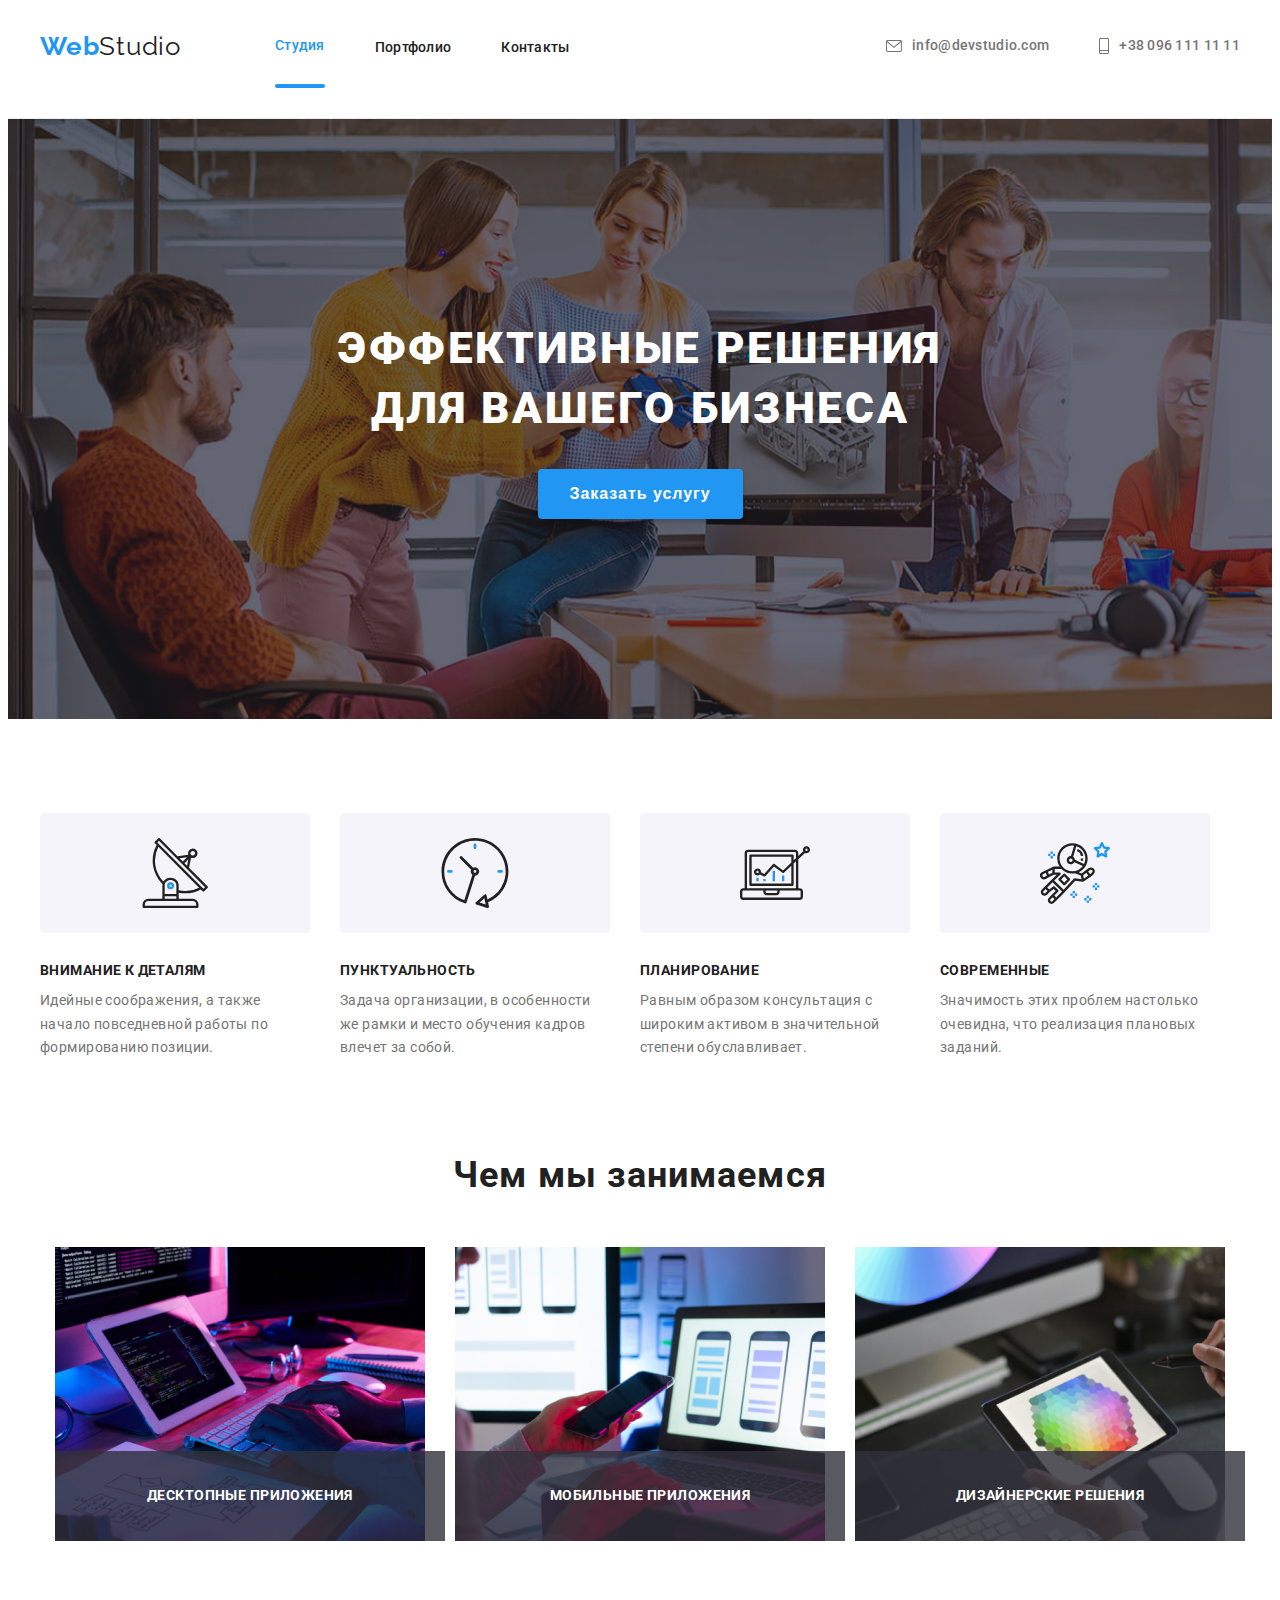
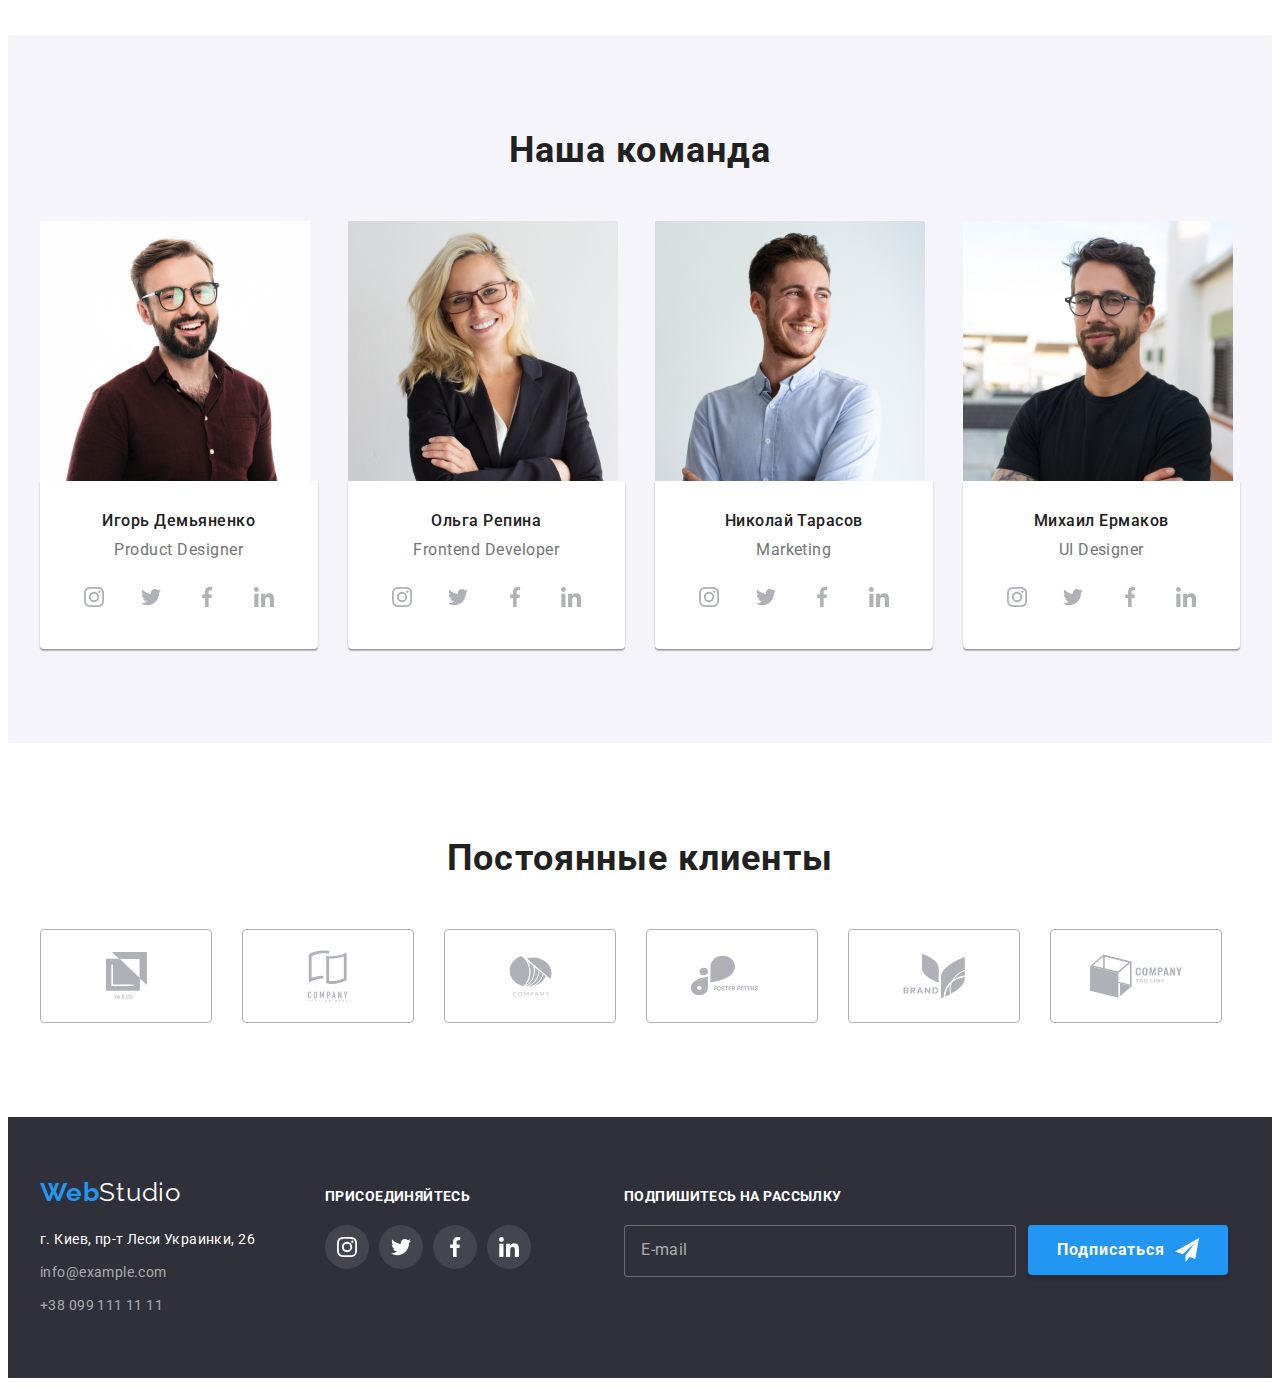
<file: index.html>
<!DOCTYPE html>
<html lang="ru">
  <head>
    <meta charset="UTF-8" />
    <meta http-equiv="X-UA-Compatible" content="IE=edge" />
    <meta name="viewport" content="width=device-width, initial-scale=1.0" />
    <title>WebStudio</title>
    <link rel="preconnect" href="https://fonts.gstatic.com" />
    <link
      href="https://fonts.googleapis.com/css2?family=Raleway:wght@700&family=Roboto:wght@400;500;700;900&display=swap"
      rel="stylesheet"
    />
    <link
      rel="stylesheet"
      href="https://cdnjs.cloudflare.com/ajax/libs/animate.css/4.1.1/animate.min.css"
    />
    <link
      rel="stylesheet"
      href="https://cdnjs.cloudflare.com/ajax/libs/modern-normalize/1.0.0/modern-normalize.min.css"
      integrity="sha512-ISS7cAi1PEhQ8jnbJpJZMd29NlhNj4AWYyLOSp2CE/CsHxTCu+r+t0D2yoJudVrd0/8fTVPUVDzY5Tvli75u/g=="
      crossorigin="anonymous"
    />
    <link rel="stylesheet" href="./css/styles.css" />
  </head>
  <body>
    <!-- HEADER -->
    <header class="header">
      <div class="container header-container">
        <nav class="navigation">
          <a class="logo-link link animate__pulse" href="./index.html"
            >Web<span class="logo-header-studio">Studio</span>
          </a>
          <ul class="menu list">
            <li class="menu-item">
              <a class="menu-link link active" href="./index.html">
                <div class="current">Студия</div>
              </a>
            </li>
            <li class="menu-item">
              <a class="menu-link link" href="./portfolio.html">Портфолио</a>
            </li>
            <li class="menu-item">
              <a class="menu-link link" href="">Контакты</a>
            </li>
          </ul>
        </nav>
        <ul class="contacts list">
          <li class="contacts-item" lang="en">
            <a href="mailto:info@devstudio.com" class="mail-link link">
              <svg class="contacts-icon icon" width="16px" height="16px">
                <use href="./img/decor/icons.svg#icon-envelope"></use>
              </svg>
              info@devstudio.com
            </a>
          </li>
          <li class="contacts-item">
            <a href="tel:+380961111111" class="tel-link link animate__flip">
              <svg class="contacts-icon icon" width="10px" height="16px">
                <use href="./img/decor/icons.svg#icon-smartphone"></use>
              </svg>
              +38 096 111 11 11
            </a>
          </li>
        </ul>
      </div>
    </header>

    <main>
      <!-- HERO -->
      <section class="hero-studio">
        <div class="container hero-studio-container">
          <h1 class="hero-title">Эффективные решения для вашего бизнеса</h1>
          <button class="modal-btn" type="button" data-modal-open>
            Заказать услугу
          </button>
        </div>
      </section>
      <!-- ADVANAGES -->
      <section class="advantages section">
        <div class="container advantages-container">
          <h2 class="visually-hidden">Наши преимущества</h2>
          <ul class="advantages-list list">
            <li class="advantages-list-item">
              <div class="advantages-list-item-block">
                <svg
                  class="advantages-list-item-icon"
                  width="70px"
                  height="70px"
                >
                  <use href="./img/decor/icons.svg#icon-antenna"></use>
                </svg>
              </div>
              <h3 class="advantages-list-title">Внимание к деталям</h3>
              <p class="advantages-list-description">
                Идейные соображения, а также начало повседневной работы по
                формированию позиции.
              </p>
            </li>
            <li class="advantages-list-item">
              <div class="advantages-list-item-block">
                <svg
                  class="advantages-list-item-icon"
                  width="70px"
                  height="70px"
                >
                  <use href="./img/decor/icons.svg#icon-clock"></use>
                </svg>
              </div>
              <h3 class="advantages-list-title">Пунктуальность</h3>
              <p class="advantages-list-description">
                Задача организации, в особенности же рамки и место обучения
                кадров влечет за собой.
              </p>
            </li>
            <li class="advantages-list-item">
              <div class="advantages-list-item-block">
                <svg
                  class="advantages-list-item-icon"
                  width="70px"
                  height="70px"
                >
                  <use href="./img/decor/icons.svg#icon-diagram"></use>
                </svg>
              </div>
              <h3 class="advantages-list-title">Планирование</h3>
              <p class="advantages-list-description">
                Равным образом консультация с широким активом в значительной
                степени обуславливает.
              </p>
            </li>
            <li class="advantages-list-item">
              <div class="advantages-list-item-block">
                <svg
                  class="advantages-list-item-icon"
                  width="70px"
                  height="70px"
                >
                  <use href="./img/decor/icons.svg#icon-astronaut"></use>
                </svg>
              </div>
              <h3 class="advantages-list-title">Современные</h3>
              <p class="advantages-list-description">
                Значимость этих проблем настолько очевидна, что реализация
                плановых заданий.
              </p>
            </li>
          </ul>
        </div>
      </section>
      <!-- MAKE -->
      <section class="make section">
        <div class="container make-container">
          <h2 class="suptitle make-title">Чем мы занимаемся</h2>
          <ul class="make-img list">
            <li class="make-img-list-item">
              <div class="make-img-list-item-wrapper">
                <img
                  class="make-img-list-item-img"
                  src="./img/about/img-about-makeup.jpg"
                  alt="Верстаем"
                  width="370"
                  height="294"
                />
                <p class="make-overlay">Десктопные приложения</p>
              </div>
            </li>
            <li class="make-img-list-item">
              <div class="make-img-list-item-wrapper">
                <img
                  class="make-img-list-item-img"
                  src="./img/about/img-about-makelayouts.jpg"
                  alt="Делаем макеты"
                  width="370"
                  height="294"
                />
                <p class="make-overlay">Мобильные приложения</p>
              </div>
            </li>
            <li class="make-img-list-item">
              <div class="make-img-list-item-wrapper">
                <img
                  class="make-img-list-item-img"
                  src="./img/about/img-about-drawdesign.jpg"
                  alt="Рисуем дизайн"
                  width="370"
                  height="294"
                />
                <p class="make-overlay">Дизайнерские решения</p>
              </div>
            </li>
          </ul>
        </div>
      </section>
      <!-- TEAM -->
      <section class="team section">
        <div class="container">
          <h2 class="suptitle team-title">Наша команда</h2>
          <ul class="team-list list">
            <li class="team-list-item">
              <img
                class="team-list-item-img"
                src="./img/team/img-team-igor_demianenko.jpg"
                alt="Игорь Демьяненко"
                width="270"
                height="260"
              />
              <div class="team-card">
                <h3 class="team-list-title">Игорь Демьяненко</h3>
                <p class="team-list-description" lang="en">Product Designer</p>
                <ul class="social-list list">
                  <li class="social-list-item">
                    <a href="" class="social-list-link link">
                      <svg class="social-list-icon">
                        <use href="./img/decor/icons.svg#icon-instagram"></use>
                      </svg>
                    </a>
                  </li>
                  <li class="social-list-item">
                    <a href="" class="social-list-link link">
                      <svg class="social-list-icon">
                        <use href="./img/decor/icons.svg#icon-twitter"></use>
                      </svg>
                    </a>
                  </li>
                  <li class="social-list-item">
                    <a href="" class="social-list-link link">
                      <svg class="social-list-icon">
                        <use href="./img/decor/icons.svg#icon-facebook"></use>
                      </svg>
                    </a>
                  </li>
                  <li class="social-list-item">
                    <a href="" class="social-list-link link">
                      <svg class="social-list-icon">
                        <use href="./img/decor/icons.svg#icon-linkedin"></use>
                      </svg>
                    </a>
                  </li>
                </ul>
              </div>
            </li>
            <li class="team-list-item">
              <img
                class="team-list-item-img"
                src="./img/team/img-team-olha_repina.jpg"
                alt="Ольга Репина"
                width="270"
                height="260"
              />
              <div class="team-card">
                <h3 class="team-list-title">Ольга Репина</h3>
                <p class="team-list-description" lang="en">
                  Frontend Developer
                </p>
                <ul class="social-list list">
                  <li class="social-list-item">
                    <a href="" class="social-list-link link">
                      <svg class="social-list-icon">
                        <use href="./img/decor/icons.svg#icon-instagram"></use>
                      </svg>
                    </a>
                  </li>
                  <li class="social-list-item">
                    <a href="" class="social-list-link link">
                      <svg class="social-list-icon">
                        <use href="./img/decor/icons.svg#icon-twitter"></use>
                      </svg>
                    </a>
                  </li>
                  <li class="social-list-item">
                    <a href="" class="social-list-link link">
                      <svg class="social-list-icon">
                        <use href="./img/decor/icons.svg#icon-facebook"></use>
                      </svg>
                    </a>
                  </li>
                  <li class="social-list-item">
                    <a href="" class="social-list-link link">
                      <svg class="social-list-icon">
                        <use href="./img/decor/icons.svg#icon-linkedin"></use>
                      </svg>
                    </a>
                  </li>
                </ul>
              </div>
            </li>
            <li class="team-list-item">
              <img
                class="team-list-item-img"
                src="./img/team/img-team-nikolay_tarasov.jpg"
                alt="Николай Тарасов"
                width="270"
                height="260"
              />
              <div class="team-card">
                <h3 class="team-list-title">Николай Тарасов</h3>
                <p class="team-list-description" lang="en">Marketing</p>
                <ul class="social-list list">
                  <li class="social-list-item">
                    <a href="" class="social-list-link link">
                      <svg class="social-list-icon">
                        <use href="./img/decor/icons.svg#icon-instagram"></use>
                      </svg>
                    </a>
                  </li>
                  <li class="social-list-item">
                    <a href="" class="social-list-link link">
                      <svg class="social-list-icon">
                        <use href="./img/decor/icons.svg#icon-twitter"></use>
                      </svg>
                    </a>
                  </li>
                  <li class="social-list-item">
                    <a href="" class="social-list-link link">
                      <svg class="social-list-icon">
                        <use href="./img/decor/icons.svg#icon-facebook"></use>
                      </svg>
                    </a>
                  </li>
                  <li class="social-list-item">
                    <a href="" class="social-list-link link">
                      <svg class="social-list-icon">
                        <use href="./img/decor/icons.svg#icon-linkedin"></use>
                      </svg>
                    </a>
                  </li>
                </ul>
              </div>
            </li>
            <li class="team-list-item">
              <img
                class="team-list-item-img"
                src="./img/team/img-team-mihail_ermakov.jpg"
                alt="Михаил Ермаков"
                width="270"
                height="260"
              />
              <div class="team-card">
                <h3 class="team-list-title">Михаил Ермаков</h3>
                <p class="team-list-description" lang="en">UI Designer</p>
                <ul class="social-list list">
                  <li class="social-list-item">
                    <a href="" class="social-list-link link">
                      <svg class="social-list-icon">
                        <use href="./img/decor/icons.svg#icon-instagram"></use>
                      </svg>
                    </a>
                  </li>
                  <li class="social-list-item">
                    <a href="" class="social-list-link link">
                      <svg class="social-list-icon">
                        <use href="./img/decor/icons.svg#icon-twitter"></use>
                      </svg>
                    </a>
                  </li>
                  <li class="social-list-item">
                    <a href="" class="social-list-link link">
                      <svg class="social-list-icon">
                        <use href="./img/decor/icons.svg#icon-facebook"></use>
                      </svg>
                    </a>
                  </li>
                  <li class="social-list-item">
                    <a href="" class="social-list-link link">
                      <svg class="social-list-icon">
                        <use href="./img/decor/icons.svg#icon-linkedin"></use>
                      </svg>
                    </a>
                  </li>
                </ul>
              </div>
            </li>
          </ul>
        </div>
      </section>
    </main>
    <!--CLIENTS-->
    <section class="clients section">
      <div class="container clients-container">
        <h2 class="suptitle clients-title">Постоянные клиенты</h2>
        <ul class="clients-img list">
          <li class="client-img-list-item">
            <a href="" class="client-img-list-item-block">
              <svg class="client-img-list-item-icon" width="41px" height="47px">
                <use href="./img/decor/icons.svg#icon-client1"></use>
              </svg>
            </a>
          </li>
          <li class="client-img-list-item">
            <a href="" class="client-img-list-item-block">
              <svg class="client-img-list-item-icon" width="40px" height="52px">
                <use href="./img/decor/icons.svg#icon-client2"></use>
              </svg>
            </a>
          </li>
          <li class="client-img-list-item">
            <a href="" class="client-img-list-item-block">
              <svg class="client-img-list-item-icon" width="43px" height="41px">
                <use href="./img/decor/icons.svg#icon-client3"></use>
              </svg>
            </a>
          </li>
          <li class="client-img-list-item">
            <a href="" class="client-img-list-item-block">
              <svg class="client-img-list-item-icon" width="85px" height="41px">
                <use href="./img/decor/icons.svg#icon-client4"></use>
              </svg>
            </a>
          </li>
          <li class="client-img-list-item">
            <a href="" class="client-img-list-item-block">
              <svg class="client-img-list-item-icon" width="63px" height="46px">
                <use href="./img/decor/icons.svg#icon-client5"></use>
              </svg>
            </a>
          </li>
          <li class="client-img-list-item">
            <a href="" class="client-img-list-item-block">
              <svg class="client-img-list-item-icon" width="94px" height="44px">
                <use href="./img/decor/icons.svg#icon-client6"></use>
              </svg>
            </a>
          </li>
        </ul>
      </div>
    </section>
    <!-- FOOTER -->

    <footer class="footer">
      <div class="container footer-container">
        <div class="footer-firstblock">
          <a class="logo-link-footer link" href="./index.html"
            >Web<span class="logo-footer-studio">Studio</span></a
          >
          <address class="address">
            <ul class="address list">
              <li class="address-list-item">
                <a
                  class="address-list-item-link link"
                  href="https://goo.gl/maps/DVMVWYNmQQUZpqFm6"
                  target="_blank"
                  rel="noopener noreferrer"
                  >г. Киев, пр-т Леси Украинки, 26</a
                >
              </li>
              <li class="address-list-item">
                <a
                  class="address-list-item-mail link"
                  href="mailto:info@example.com"
                  >info@example.com</a
                >
              </li>
              <li class="address-list-item">
                <a class="address-list-item-tel link" href="tel:+380991111111"
                  >+38 099 111 11 11</a
                >
              </li>
            </ul>
          </address>
        </div>
        <div class="footer-secondblock">
          <h3 class="social-list-title">присоединяйтесь</h3>
          <ul class="footer-social-list list">
            <li class="footer-social-list-item">
              <a href="" class="footer-social-list-link link">
                <svg class="footer-social-list-icon">
                  <use href="./img/decor/icons.svg#icon-instagram"></use>
                </svg>
              </a>
            </li>
            <li class="footer-social-list-item">
              <a href="" class="footer-social-list-link link">
                <svg class="footer-social-list-icon">
                  <use href="./img/decor/icons.svg#icon-twitter"></use>
                </svg>
              </a>
            </li>
            <li class="footer-social-list-item">
              <a href="" class="footer-social-list-link link">
                <svg class="footer-social-list-icon">
                  <use href="./img/decor/icons.svg#icon-facebook"></use>
                </svg>
              </a>
            </li>
            <li class="footer-social-list-item">
              <a href="" class="footer-social-list-link link">
                <svg class="footer-social-list-icon">
                  <use href="./img/decor/icons.svg#icon-linkedin"></use>
                </svg>
              </a>
            </li>
          </ul>
        </div>

        <form action="#" method="GET" class="form-footer">
          <h3 class="social-list-title">Подпишитесь на рассылку</h3>
          <div class="form-footer-thumb">
            <p class="footer-form-field">
              <label for="mail-footer" class="form-label"></label>
              <input
                type="email"
                name="mail"
                id="mail-footer"
                class="form-footer-input"
                placeholder="E-mail"
                required=""
              />
            </p>
            <button type="submit" class="form-footer-button">
              Подписаться
              <svg class="form-footer-icon icon" width="24px" height="24px">
                <use href="./img/decor/icons.svg#icon-send"></use>
              </svg>
            </button>
          </div>
        </form>
      </div>
    </footer>
    <!-- MODAL WINDOW -->
    <div class="backdrop is-hidden" data-modal>
      <div class="modal">
        <button type="button" class="modal-close-btn" data-modal-close>
          <svg class="icon-close icon" width="18px" height="18px">
            <use href="./img/decor/icons.svg#icon-close"></use>
          </svg>
        </button>
        <form action="#" method="GET" class="modal-form">
          <p class="modal-form-head">Оставьте свои данные, мы вам перезвоним</p>
          <label class="modal-form-field">
            Имя
            <span class="modal-form-input-wrapper">
              <input
                type="text"
                name="user-name"
                class="modal-form-input"
                required
              />
              <svg class="modal-form-icon icon" width="18px" height="18px">
                <use href="./img/decor/icons.svg#icon-person"></use>
              </svg>
            </span>
          </label>
          <label class="modal-form-field">
            Телефон
            <span class="modal-form-input-wrapper">
              <input
                type="tel"
                name="user-phone"
                class="modal-form-input"
                required
              />
              <svg class="modal-form-icon icon" width="18px" height="18px">
                <use href="./img/decor/icons.svg#icon-modal-phone"></use>
              </svg>
            </span>
          </label>
          <label class="modal-form-field">
            Почта
            <span class="modal-form-input-wrapper">
              <input
                type="email"
                name="user-email"
                class="modal-form-input"
                required
              />
              <svg class="modal-form-icon icon" width="18px" height="18px">
                <use href="./img/decor/icons.svg#icon-modalemail"></use>
              </svg>
            </span>
          </label>
          <label class="modal-form-field">
            Комментарий
            <textarea
              name="user-message"
              class="modal-form-message"
              placeholder="Введите текст"
            ></textarea>
          </label>

          <!--<p class="form-field-polocy">
            <input
              type="checkbox"
              name="policy"
              class="checkbox"
              id="policy"
              required
            />
            <svg class="form-icon-policy icon" width="16px" height="15px">
              <use href="./img/decor/icons.svg#icon-check"></use>
            </svg>
            <label for="policy" class="form-label"
              >Соглашаюсь с рассылкой и принимаю
              <a class="policy-link" href="">Условия договора</a></label
            >
          </p>-->
          <p class="form-field-policy">
            <label for="policy" class="label-policy">
              <input
                type="checkbox"
                name="policy"
                id="policy"
                class="checkbox visually-hidden"
                required
              />

              <span class="form-icon-policy">
                <svg class="icon policy-icon" width="16px" height="15px">
                  <use href="./img/decor/icons.svg#icon-check"></use>
                </svg>
              </span>

              <span class="form-label-policy">
                Соглашаюсь с рассылкой и принимаю
                <a href="" class="policy-link">Условия договора</a>
              </span>
            </label>
          </p>
          <button type="submit" class="modal-form-btn">Отправить</button>
        </form>
      </div>
    </div>
    <script src="./js/modal.js"></script>
  </body>
</html>
</file>
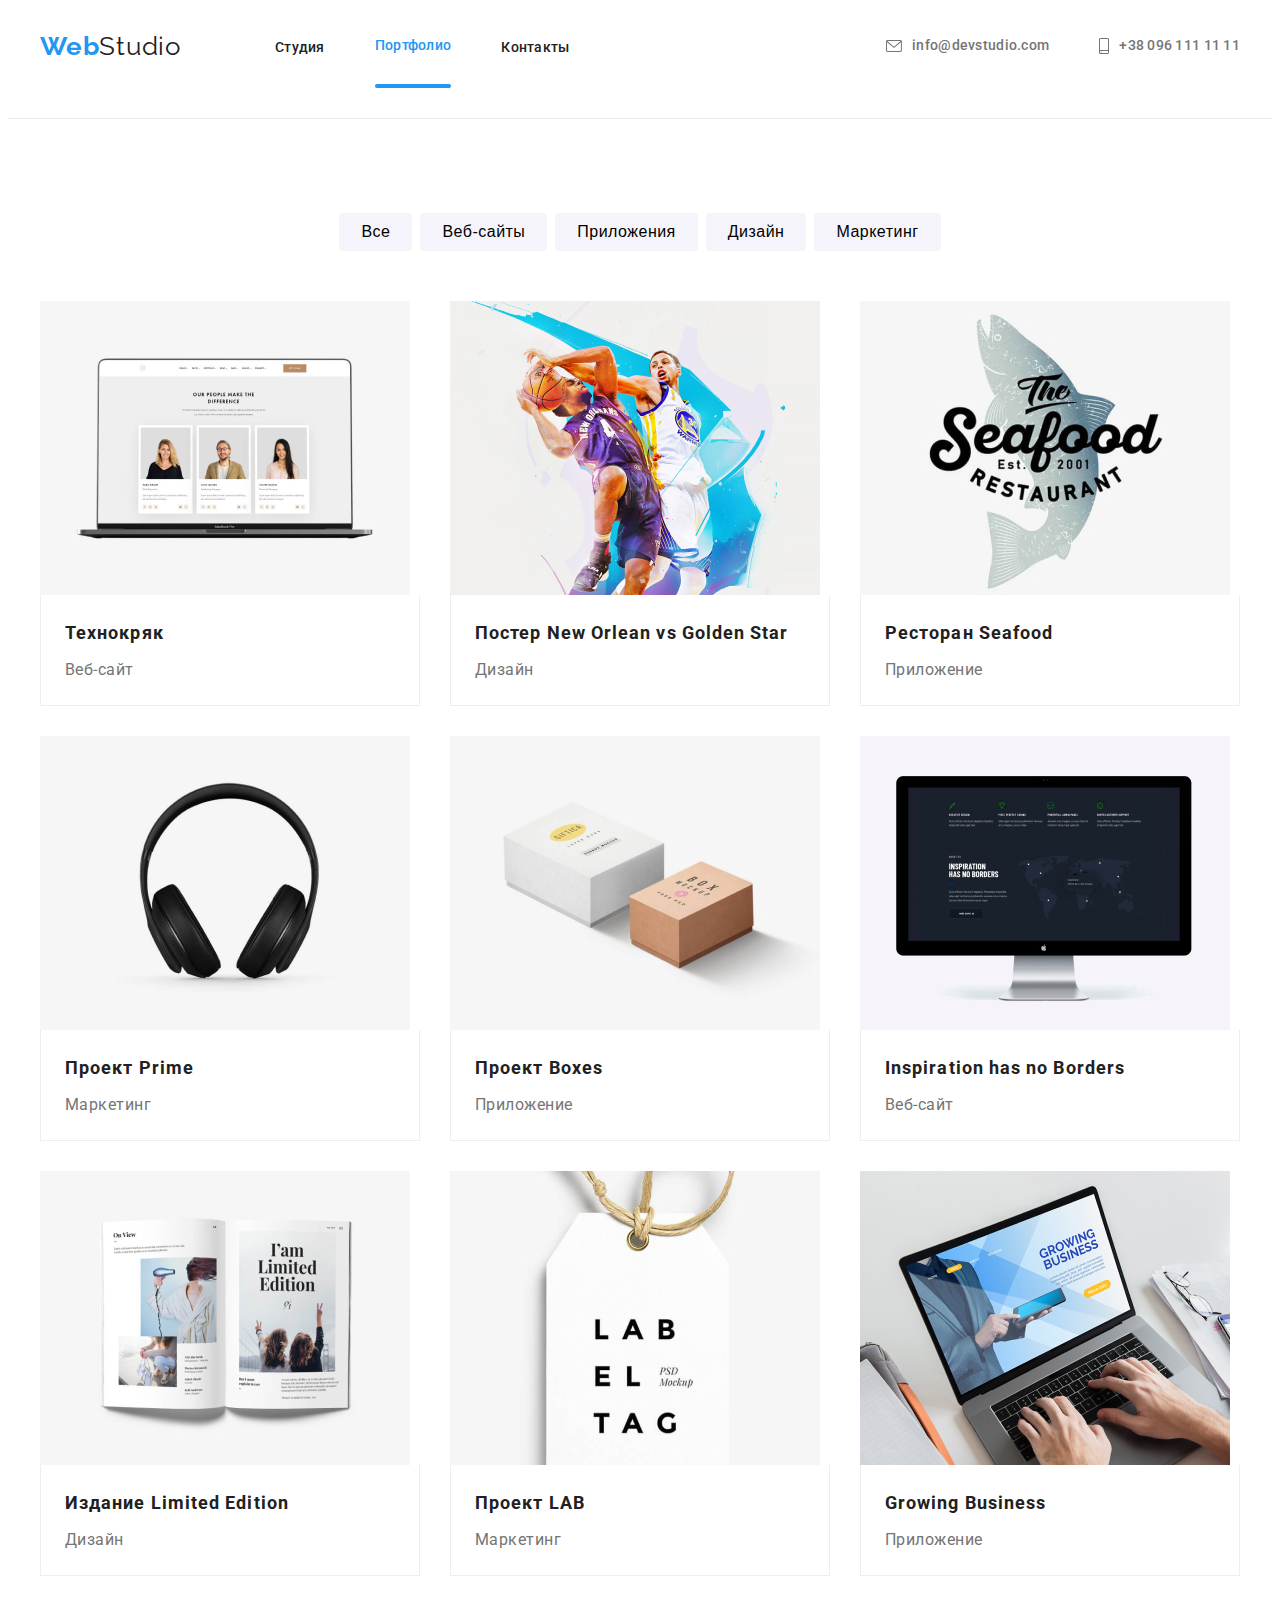
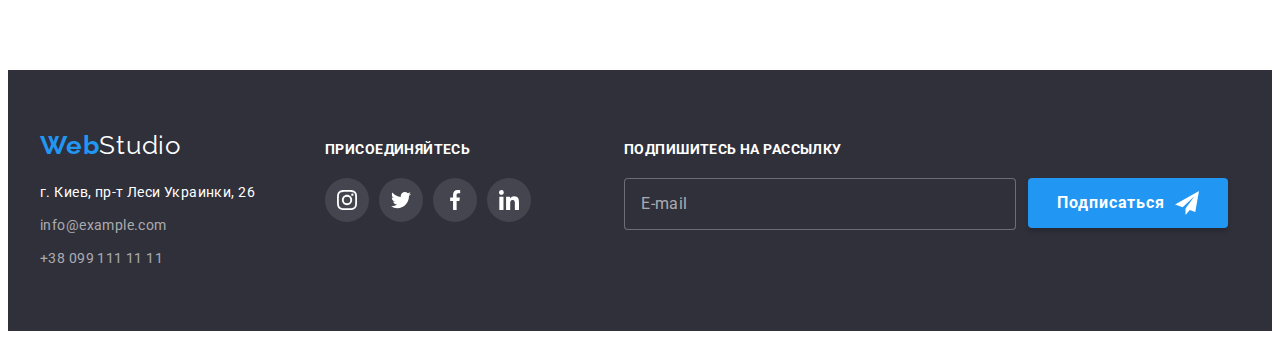
<file: portfolio.html>
<!DOCTYPE html>
<html lang="ru">
  <head>
    <meta charset="UTF-8" />
    <meta http-equiv="X-UA-Compatible" content="IE=edge" />
    <meta name="viewport" content="width=device-width, initial-scale=1.0" />
    <title>WebStudio</title>
    <link rel="preconnect" href="https://fonts.gstatic.com" />
    <link
      href="https://fonts.googleapis.com/css2?family=Raleway:wght@700&family=Roboto:wght@400;500;700;900&display=swap"
      rel="stylesheet"
    />
    <link
      rel="stylesheet"
      href="https://cdnjs.cloudflare.com/ajax/libs/animate.css/4.1.1/animate.min.css"
    />
    <link
      rel="stylesheet"
      href="https://cdnjs.cloudflare.com/ajax/libs/modern-normalize/1.0.0/modern-normalize.min.css"
      integrity="sha512-ISS7cAi1PEhQ8jnbJpJZMd29NlhNj4AWYyLOSp2CE/CsHxTCu+r+t0D2yoJudVrd0/8fTVPUVDzY5Tvli75u/g=="
      crossorigin="anonymous"
    />
    <link rel="stylesheet" href="./css/styles.css" />
  </head>
  <body>
    <header class="header">
      <!-- HEADER -->
      <div class="container header-container">
        <nav class="navigation">
          <a class="logo-link link animate__pulse" href="./index.html"
            >Web<span class="logo-header-studio">Studio</span>
          </a>
          <ul class="menu list">
            <li class="menu-item">
              <a class="menu-link link" href="./index.html">Студия</a>
            </li>
            <li class="menu-item">
              <a class="menu-link link active" href="./portfolio.html">
                <div class="current">Портфолио</div>
              </a>
            </li>
            <li class="menu-item">
              <a class="menu-link link" href="">Контакты</a>
            </li>
          </ul>
        </nav>
        <ul class="contacts list">
          <li class="contacts-item" lang="en">
            <a href="mailto:info@devstudio.com" class="mail-link link">
              <svg class="contacts-icon icon" width="16px" height="16px">
                <use href="./img/decor/icons.svg#icon-envelope"></use>
              </svg>
              info@devstudio.com
            </a>
          </li>
          <li class="contacts-item">
            <a href="tel:+380961111111" class="tel-link link">
              <svg class="contacts-icon icon" width="10px" height="16px">
                <use href="./img/decor/icons.svg#icon-smartphone"></use>
              </svg>
              +38 096 111 11 11
            </a>
          </li>
        </ul>
      </div>
    </header>

    <main>
      <!-- PORTFOLIO -->
      <section class="portfolio section">
        <div class="container portfolio-container">
          <h2 class="visually-hidden">Портфолио</h2>
          <ul class="hero-list list">
            <li class="hero-list-item">
              <button class="filter-btn" type="button">Все</button>
            </li>
            <li class="hero-list-item">
              <button class="filter-btn" type="button">Веб-сайты</button>
            </li>
            <li class="hero-list-item">
              <button class="filter-btn" type="button">Приложения</button>
            </li>
            <li class="hero-list-item">
              <button class="filter-btn" type="button">Дизайн</button>
            </li>
            <li class="hero-list-item">
              <button class="filter-btn" type="button">Маркетинг</button>
            </li>
          </ul>
          <ul class="portfolio-list list">
            <li class="portfolio-list-item">
              <a class="portfolio-list-item-link href=">
                <div class="portfolio-list-item-img-wrapper">
                  <img
                    class="portfolio-list-item-img"
                    src="./img/portfolio/img-portfolio-tehnokriak.jpg"
                    alt="Технокряк"
                    width="370"
                    height="294"
                  />
                  <p class="portfolio-overlay">
                    Технокряк это современная площадка распространения
                    коронавируса. Компании используют эту платформу для
                    цифрового шпионажа и атак на защищённые сервера конкурентов.
                  </p>
                </div>

                <div class="pf-card">
                  <h3 class="portfolio-list-title">Технокряк</h3>
                  <p class="portfolio-list-description">Веб-сайт</p>
                </div>
              </a>
            </li>
            <li class="portfolio-list-item">
              <a class="portfolio-list-item-link href=">
                <div class="portfolio-list-item-img-wrapper">
                  <img
                    class="portfolio-list-item-img"
                    src="./img/portfolio/img-portfolio-poster.jpg"
                    alt="Постер New Orlean vs Golden Star"
                    width="370"
                    height="294"
                  />
                  <p class="portfolio-overlay">
                    Технокряк это современная площадка распространения
                    коронавируса. Компании используют эту платформу для
                    цифрового шпионажа и атак на защищённые сервера конкурентов.
                  </p>
                </div>
                <div class="pf-card">
                  <h3 class="portfolio-list-title">
                    Постер <span lang="en">New Orlean vs Golden Star</span>
                  </h3>
                  <p class="portfolio-list-description">Дизайн</p>
                </div>
              </a>
            </li>
            <li class="portfolio-list-item">
              <a class="portfolio-list-item-link href=">
                <div class="portfolio-list-item-img-wrapper">
                  <img
                    class="portfolio-list-item-img"
                    src="./img/portfolio/img-portfolio-seafood.jpg"
                    alt="Ресторан Seafood"
                    width="370"
                    height="294"
                  />
                  <p class="portfolio-overlay">
                    Технокряк это современная площадка распространения
                    коронавируса. Компании используют эту платформу для
                    цифрового шпионажа и атак на защищённые сервера конкурентов.
                  </p>
                </div>
                <div class="pf-card">
                  <h3 class="portfolio-list-title">
                    Ресторан <span lang="en">Seafood</span>
                  </h3>
                  <p class="portfolio-list-description">Приложение</p>
                </div>
              </a>
            </li>
            <li class="portfolio-list-item">
              <a class="portfolio-list-item-link href=">
                <div class="portfolio-list-item-img-wrapper">
                  <img
                    class="portfolio-list-item-img"
                    src="./img/portfolio/img-portfolio-prime.jpg"
                    alt="Проект Prime"
                    width="370"
                    height="294"
                  />
                  <p class="portfolio-overlay">
                    Технокряк это современная площадка распространения
                    коронавируса. Компании используют эту платформу для
                    цифрового шпионажа и атак на защищённые сервера конкурентов.
                  </p>
                </div>
                <div class="pf-card">
                  <h3 class="portfolio-list-title">
                    Проект <span lang="en">Prime</span>
                  </h3>
                  <p class="portfolio-list-description">Маркетинг</p>
                </div>
              </a>
            </li>
            <li class="portfolio-list-item">
              <a class="portfolio-list-item-link href=">
                <div class="portfolio-list-item-img-wrapper">
                  <img
                    class="portfolio-list-item-img"
                    src="./img/portfolio/img-portfolio-boxes.jpg"
                    alt="Проект Boxes"
                    width="370"
                    height="294"
                  />
                  <p class="portfolio-overlay">
                    Технокряк это современная площадка распространения
                    коронавируса. Компании используют эту платформу для
                    цифрового шпионажа и атак на защищённые сервера конкурентов.
                  </p>
                </div>
                <div class="pf-card">
                  <h3 class="portfolio-list-title">
                    Проект <span lang="en">Boxes</span>
                  </h3>
                  <p class="portfolio-list-description">Приложение</p>
                </div>
              </a>
            </li>
            <li class="portfolio-list-item">
              <a class="portfolio-list-item-link href=">
                <div class="portfolio-list-item-img-wrapper">
                  <img
                    class="portfolio-list-item-img"
                    src="./img/portfolio/img-portfolio-ihnb.jpg"
                    alt="Inspiration has no Borders"
                    width="370"
                    height="294"
                  />
                  <p class="portfolio-overlay">
                    Технокряк это современная площадка распространения
                    коронавируса. Компании используют эту платформу для
                    цифрового шпионажа и атак на защищённые сервера конкурентов.
                  </p>
                </div>
                <div class="pf-card">
                  <h3 class="portfolio-list-title" lang="en">
                    Inspiration has no Borders
                  </h3>
                  <p class="portfolio-list-description">Веб-сайт</p>
                </div>
              </a>
            </li>
            <li class="portfolio-list-item">
              <a class="portfolio-list-item-link href=">
                <div class="portfolio-list-item-img-wrapper">
                  <img
                    class="portfolio-list-item-img"
                    src="./img/portfolio/img-portfolio-le.jpg"
                    alt="Издание Limited Edition"
                    width="370"
                    height="294"
                  />
                  <p class="portfolio-overlay">
                    Технокряк это современная площадка распространения
                    коронавируса. Компании используют эту платформу для
                    цифрового шпионажа и атак на защищённые сервера конкурентов.
                  </p>
                </div>
                <div class="pf-card">
                  <h3 class="portfolio-list-title">
                    Издание <span lang="en">Limited Edition</span>
                  </h3>
                  <p class="portfolio-list-description">Дизайн</p>
                </div>
              </a>
            </li>
            <li class="portfolio-list-item">
              <a class="portfolio-list-item-link href=">
                <div class="portfolio-list-item-img-wrapper">
                  <img
                    class="portfolio-list-item-img"
                    src="./img/portfolio/img-portfolio-lab.jpg"
                    alt="Проект LAB"
                    width="370"
                    height="294"
                  />
                  <p class="portfolio-overlay">
                    Технокряк это современная площадка распространения
                    коронавируса. Компании используют эту платформу для
                    цифрового шпионажа и атак на защищённые сервера конкурентов.
                  </p>
                </div>
                <div class="pf-card">
                  <h3 class="portfolio-list-title">
                    Проект <span lang="en">LAB</span>
                  </h3>
                  <p class="portfolio-list-description">Маркетинг</p>
                </div>
              </a>
            </li>
            <li class="portfolio-list-item">
              <a class="portfolio-list-item-link href=">
                <div class="portfolio-list-item-img-wrapper">
                  <img
                    class="portfolio-list-item-img"
                    src="./img/portfolio/img-portfolio-gb.jpg"
                    alt="Growing Business"
                    width="370"
                    height="294"
                  />
                  <p class="portfolio-overlay">
                    Технокряк это современная площадка распространения
                    коронавируса. Компании используют эту платформу для
                    цифрового шпионажа и атак на защищённые сервера конкурентов.
                  </p>
                </div>
                <div class="pf-card">
                  <h3 class="portfolio-list-title" lang="en">
                    Growing Business
                  </h3>
                  <p class="portfolio-list-description">Приложение</p>
                </div>
              </a>
            </li>
          </ul>
        </div>
      </section>
    </main>
    <!-- FOOTER -->
    <footer class="footer">
      <div class="container footer-container">
        <div class="footer-firstblock">
          <a class="logo-link-footer link" href="./index.html"
            >Web<span class="logo-footer-studio">Studio</span></a
          >
          <address class="address">
            <ul class="address list">
              <li class="address-list-item">
                <a
                  class="address-list-item-link link"
                  href="https://goo.gl/maps/DVMVWYNmQQUZpqFm6"
                  target="_blank"
                  rel="noopener noreferrer"
                  >г. Киев, пр-т Леси Украинки, 26</a
                >
              </li>
              <li class="address-list-item">
                <a
                  class="address-list-item-mail link"
                  href="mailto:info@example.com"
                  >info@example.com</a
                >
              </li>
              <li class="address-list-item">
                <a class="address-list-item-tel link" href="tel:+380991111111"
                  >+38 099 111 11 11</a
                >
              </li>
            </ul>
          </address>
        </div>
        <div class="footer-secondblock">
          <h3 class="social-list-title">присоединяйтесь</h3>
          <ul class="footer-social-list list">
            <li class="footer-social-list-item">
              <a href="" class="footer-social-list-link link">
                <svg class="footer-social-list-icon">
                  <use href="./img/decor/icons.svg#icon-instagram"></use>
                </svg>
              </a>
            </li>
            <li class="footer-social-list-item">
              <a href="" class="footer-social-list-link link">
                <svg class="footer-social-list-icon">
                  <use href="./img/decor/icons.svg#icon-twitter"></use>
                </svg>
              </a>
            </li>
            <li class="footer-social-list-item">
              <a href="" class="footer-social-list-link link">
                <svg class="footer-social-list-icon">
                  <use href="./img/decor/icons.svg#icon-facebook"></use>
                </svg>
              </a>
            </li>
            <li class="footer-social-list-item">
              <a href="" class="footer-social-list-link link">
                <svg class="footer-social-list-icon">
                  <use href="./img/decor/icons.svg#icon-linkedin"></use>
                </svg>
              </a>
            </li>
          </ul>
        </div>
        <form action="#" method="GET" class="form-footer">
          <h3 class="social-list-title">Подпишитесь на рассылку</h3>
          <div class="form-footer-thumb">
            <p class="footer-form-field">
              <label for="mail-footer" class="form-label"></label>
              <input
                type="email"
                name="mail"
                id="mail-footer"
                class="form-footer-input"
                placeholder="E-mail"
                required=""
              />
            </p>
            <button type="submit" class="form-footer-button">
              Подписаться
              <svg class="form-footer-icon icon" width="24px" height="24px">
                <use href="./img/decor/icons.svg#icon-send"></use>
              </svg>
            </button>
          </div>
        </form>
      </div>
    </footer>
  </body>
</html>
</file>
<file: css/styles.css>
:root {
  --main-font: "Roboto", sans-serif;
  --secondary-font: "Raleway", sans-serif;
  --accent-color: #2196f3;
  --main-font-color: #212121;
  --description-font-color: #757575;
  --footer-bg-color: #2f303a;
  --team-bg-color: #f5f4fa;
  --tr-dur: 250ms;
  --tr-t-fun: cubic-bezier(0.4, 0, 0.2, 1);
}

h1,
h2,
h3,
h4,
h5,
h6,
p {
  margin-top: 0;
  margin-bottom: 0;
}

ul,
ol {
  margin-top: 0;
  margin-bottom: 0;
  padding-left: 0;
}

img {
  display: block;
}

.list {
  list-style: none;
}

.link {
  text-decoration: none;
}

.address {
  font-style: normal;
}

.section {
  padding-top: 94px;
  padding-bottom: 94px;
}
.container {
  width: 1200px;
  padding-left: 15px;
  padding-right: 15px;
  margin: 0 auto;
}

body {
  font-family: var(--main-font);
}

.visually-hidden {
  position: absolute;
  width: 1px;
  height: 1px;
  margin: -1px;
  border: 0;
  padding: 0;

  white-space: nowrap;
  clip-path: inset(100%);
  clip: rect(0 0 0 0);
  overflow: hidden;
}

/* ============= COMPONENTS ============= */
.suptitle {
  font-weight: 700;
  font-size: 36px;
  line-height: 1.17;
  text-align: center;
  letter-spacing: 0.03em;
  color: var(--main-font-color);
}
.current {
  color: var(--accent-color);
}

.active::after {
  position: absolute;
  top: 46px;
  display: block;
  content: "";
  width: 100%;
  height: 4px;
  border-radius: 2px;
  background-color: var(--accent-color);
}

/* ============= END COMPONENTS ============= */

/* ============= HEADER ============= */
.header {
  padding-top: 15px;
  padding-bottom: 15px;
  border-bottom: 1px solid #ececec;
  height: 80px;
}
.header-container {
  display: flex;
  justify-content: space-between;
  align-items: center;
}
.navigation {
  display: flex;
  align-items: center;
}
.menu {
  display: flex;
  align-items: center;
}

.menu-link,
.mail-link,
.tel-link {
  padding: 15px 0;
}
.menu-item {
  position: relative;
}

.menu-item:not(:last-child) {
  margin-right: 50px;
}

.contacts-item:not(:last-child) {
  margin-right: 50px;
}

.contacts {
  display: flex;
  align-items: center;
}

.logo-link {
  font-family: var(--secondary-font);
  font-weight: 700;
  font-size: 26px;
  line-height: 1.19;
  letter-spacing: 0.03em;
  color: var(--accent-color);
  margin-right: 94px;
  animation-duration: 1000ms;
  animation-iteration-count: 3;
}

.logo-header-studio {
  font-family: var(--secondary-font);
  font-weight: 400;
  font-size: 26px;
  line-height: 1.19;
  letter-spacing: 0.03em;
  color: var(--main-font-color);
}
.menu-link {
  font-weight: 500;
  font-size: 14px;
  line-height: 1.14;
  letter-spacing: 0.02em;
  color: var(--main-font-color);
  transition: color var(--tr-dur) var(--tr-t-fun);
}

.menu-link:hover,
.menu-link:focus {
  color: var(--accent-color);
}

.mail-link,
.tel-link {
  font-weight: 500;
  font-size: 14px;
  line-height: 1.14;
  letter-spacing: 0.02em;
  color: var(--description-font-color);
  display: flex;
  align-items: center;
  transition: color var(--tr-dur) var(--tr-t-fun);
}
.mail-link:hover,
.mail-link:focus {
  color: var(--accent-color);
}
.tel-link:hover,
.tel-link:focus {
  color: var(--accent-color);
}
.contacts-icon {
  display: inline-block;
  margin-right: 10px;
  fill: currentColor;
}

/* ============= END HEADER ============= */

/* ============= HERO STUDIO ============= */
.hero-studio {
  padding-top: 200px;
  padding-bottom: 200px;
  background-color: #c4c4c4;
  background-image: linear-gradient(
      rgba(47, 48, 58, 0.4),
      rgba(47, 48, 58, 0.4)
    ),
    url("../img/decor/img-hero.png");
  max-width: 1600px;
  max-height: 600px;
  margin: 0 auto;
}
.hero-studio-container {
  display: flex;
  flex-direction: column;
  align-items: center;
}

.hero-title {
  box-sizing: content-box;
  max-width: 696px;
  margin-bottom: 30px;
  font-weight: 900;
  font-size: 44px;
  line-height: 1.36;
  text-align: center;
  letter-spacing: 0.06em;
  text-transform: uppercase;
  color: #ffffff;
}
.modal-btn {
  height: 50px;
  font-weight: 700;
  font-size: 16px;
  line-height: 1.88;
  display: flex;
  justify-content: center;
  align-items: center;
  text-align: center;
  letter-spacing: 0.06em;
  color: #ffffff;
  background-color: var(--accent-color);
  cursor: pointer;
  border: 0px;
  border-radius: 4px;
  padding: 0 32px;
  box-shadow: 0px 4px 4px rgba(0, 0, 0, 0.15);
}
/* ============= END HERO STUDIO ============= */

/* ============= ADVANAGES ============= */
.advantages-container {
  display: flex;
  align-items: center;
}

.advantages-list {
  display: flex;
  align-items: center;
}

.advantages-list-item {
  width: 270px;
}

.advantages-list-item:not(:last-child) {
  margin-right: 30px;
}
.advantages-list-item-block {
  display: flex;
  width: 270px;
  height: 120px;
  background: #f5f4fa;
  border-radius: 4px;
  margin-bottom: 30px;
  justify-content: center;
  align-items: center;
}

.advantages-list-title {
  font-weight: 700;
  font-size: 14px;
  line-height: 1.14;
  letter-spacing: 0.03em;
  text-transform: uppercase;
  color: var(--main-font-color);
  margin-bottom: 10px;
}

.advantages-list-description {
  font-weight: 400;
  font-size: 14px;
  line-height: 1.71;
  letter-spacing: 0.03em;
  color: var(--description-font-color);
}
/* ============= END ADVANAGES ============= */

/* ============= MAKE ============= */
.make {
  padding-top: 0px;
}
.make-container {
  display: flex;
  flex-direction: column;
  align-items: center;
}
.make-title {
  margin-bottom: 50px;
}
.make-img {
  display: flex;
}
.make-img-list-item:not(:last-child) {
  margin-right: 30px;
}

.make-img-list-item-wrapper {
  position: relative;
}

.make-overlay {
  display: flex;
  justify-content: center;
  align-items: center;
  position: absolute;
  width: 100%;
  height: 70px;
  color: #ffffff;
  padding: 10px;
  background-color: rgba(47, 48, 58, 0.8);
  overflow: auto;
  transform: translateY(-100%);
  font-family: var(--main-font);
  font-weight: 700;
  font-size: 14px;
  line-height: 1.14;
  letter-spacing: 0.03em;
  text-transform: uppercase;
}
/* ============= END MAKE ============= */

/* ============= TEAM ============= */
.team {
  background-color: var(--team-bg-color);
}

.team-title {
  margin-bottom: 50px;
}
.team-list {
  display: flex;
  flex-wrap: wrap;
  margin-left: -30px;
  margin-top: -30px;
  border: 0px;
}
.team-list-item {
  flex-basis: calc((100% - 120px) / 4);
  margin-left: 30px;
  margin-top: 30px;
}
.team-card {
  padding-top: 30px;
  padding-bottom: 30px;
  padding-right: 32px;
  padding-left: 32px;
  background-color: #ffffff;
  box-shadow: 0px 1px 3px rgba(0, 0, 0, 0.12), 0px 1px 1px rgba(0, 0, 0, 0.14),
    0px 2px 1px rgba(0, 0, 0, 0.2);
  border-radius: 0px 0px 4px 4px;
}
.team-list-title {
  margin-bottom: 10px;
}

.team-list-title {
  font-weight: 500;
  font-size: 16px;
  line-height: 1.19;
  text-align: center;
  letter-spacing: 0.03em;
  color: var(--main-font-color);
}
.team-list-description {
  font-weight: 400;
  font-size: 16px;
  line-height: 1.19;
  text-align: center;
  letter-spacing: 0.03em;
  color: var(--description-font-color);
}

.social-list {
  display: flex;
  justify-content: space-between;
  margin-top: 16px;
}

.social-list-link {
  display: flex;
  justify-content: center;
  align-items: center;
  width: 44px;
  height: 44px;
  background-color: #ffffff;
  border-radius: 50%;
  transition: background-color var(--tr-dur) var(--tr-t-fun);
}

.social-list-link:hover,
.social-list-link:focus {
  background-color: var(--accent-color);
}

.social-list-icon {
  width: 20px;
  height: 20px;
  fill: #afb1b8;
  transition: fill var(--tr-dur) var(--tr-t-fun);
}

.social-list-link:hover .social-list-icon,
.social-list-link:focus .social-list-icon {
  fill: #ffffff;
}
/* ============= END TEAM ============= */

/* ============= CLIENTS ============= */
.clients {
  padding-top: 94px;
  padding-bottom: 94px;
}
.clients-title {
  margin-bottom: 50px;
}
.clients-img {
  display: flex;
}
.client-img-list-item:not(:last-child) {
  margin-right: 30px;
}

.client-img-list-item-block {
  display: flex;
  width: 170px;
  height: 92px;
  border: 1px solid #afb1b8;
  border-radius: 4px;
  justify-content: center;
  align-items: center;
  fill: #afb1b8;
  transition: border var(--tr-dur) var(--tr-t-fun);
}
.client-img-list-item-icon {
  transition: fill var(--tr-dur) var(--tr-t-fun);
}

.client-img-list-item-block:hover .client-img-list-item-icon,
.client-img-list-item-block:focus .client-img-list-item-icon {
  fill: var(--accent-color);
}
.client-img-list-item-block:hover,
.client-img-list-item-block:focus {
  border: 1px solid var(--accent-color);
}

/* ============= END CLIENTS ============= */

/* ============= PORTFOLIO ============= */
.portfolio-container {
  display: flex;
  flex-direction: column;
}
.hero-list {
  display: flex;
  justify-content: center;
  margin-bottom: 50px;
}
.hero-list-item:not(:last-child) {
  margin-right: 8px;
}
.filter-btn {
  font-weight: 500;
  font-size: 16px;
  line-height: 1.63;
  text-align: center;
  letter-spacing: 0.03em;
  color: var(--heading-font-color);
  background-color: #f5f4fa;
  cursor: pointer;
  border: 0px;
  border-radius: 4px;
  padding: 6px 22px;
  transition: color var(--tr-dur) var(--tr-t-fun),
    background-color var(--tr-dur) var(--tr-t-fun),
    box-shadow var(--tr-dur) var(--tr-t-fun);
}
.filter-btn:hover,
.filter-btn:focus {
  color: #ffffff;
  background-color: var(--accent-color);
  box-shadow: 0px 3px 1px rgba(0, 0, 0, 0.1), 0px 1px 2px rgba(0, 0, 0, 0.08),
    0px 2px 2px rgba(0, 0, 0, 0.12);
}

.portfolio-list {
  display: flex;
  flex-wrap: wrap;
  margin-left: -30px;
  margin-top: -30px;
}
.portfolio-list-item {
  margin-left: 30px;
  margin-top: 30px;
  flex-basis: calc((100% - 90px) / 3);
}
.portfolio-list-item:hover,
.portfolio-list-item:focus {
  box-shadow: 0px 1px 1px rgba(0, 0, 0, 0.12), 0px 4px 4px rgba(0, 0, 0, 0.06),
    1px 4px 6px rgba(0, 0, 0, 0.16);
}
.pf-card {
  border-right: 1px solid #eeeeee;
  border-bottom: 1px solid #eeeeee;
  border-left: 1px solid #eeeeee;
  padding-top: 20px;
  padding-bottom: 20px;
  padding-left: 24px;
  padding-right: 10px;
}
.portfolio-list-title {
  font-weight: 700;
  font-size: 18px;
  line-height: 2;
  letter-spacing: 0.06em;
  color: var(--main-font-color);
  margin-bottom: 4px;
}
.portfolio-list-description {
  font-weight: 400;
  font-size: 16px;
  line-height: 1.88;
  letter-spacing: 0.03em;
  color: var(--description-font-color);
}
.portfolio-list-item-img-wrapper {
  position: relative;
  overflow: hidden;
}

.portfolio-overlay {
  display: flex;
  align-items: center;
  position: absolute;
  top: 0;
  left: 0;
  width: 100%;
  height: 100%;
  color: #ffffff;
  padding-top: 0px;
  padding-right: 24px;
  padding-bottom: 0px;
  padding-left: 24px;
  background-color: rgba(33, 150, 243, 0.9);
  overflow: auto;
  transform: translateY(100%);
  transition: transform var(--tr-dur) var(--tr-t-fun);
  font-family: var(--main-font);
  font-weight: 400;
  font-size: 18px;
  line-height: 1.56;
  letter-spacing: 0.03em;
}

.portfolio-list-item-link:hover .portfolio-overlay,
.portfolio-list-item-link:focus .portfolio-overlay {
  transform: translateY(0%);
}
/* ============= END PORTFOLIO ============= */

/* ============= FOOTER ============= */
.footer {
  background-color: var(--footer-bg-color);
  padding-top: 60px;
  padding-bottom: 60px;
}

.footer-container {
  display: flex;
  align-items: baseline;
}
.footer-firstblock {
  margin-right: 70px;
}
.footer-social-list {
  display: flex;
  justify-content: left;
}
.footer-social-list-item:not(:last-child) {
  margin-right: 10px;
}

.social-list-title {
  font-family: var(--main-font);
  font-weight: 700;
  font-size: 14px;
  line-height: 1.14;
  letter-spacing: 0.03em;
  text-transform: uppercase;
  color: #ffffff;
  margin-bottom: 20px;
}

.footer-social-list-link {
  display: flex;
  justify-content: center;
  align-items: center;
  width: 44px;
  height: 44px;
  background-color: #ffffff1a;
  border-radius: 50%;
  transition: background-color var(--tr-dur) var(--tr-t-fun);
}
.footer-social-list-link:hover,
.footer-social-list-link:focus {
  background-color: var(--accent-color);
}
.footer-social-list-icon {
  width: 20px;
  height: 20px;
  fill: #ffffff;
}
.logo-link-footer {
  font-family: var(--secondary-font);
  font-weight: 700;
  font-size: 26px;
  line-height: 1.19;
  letter-spacing: 0.03em;
  color: var(--accent-color);
}
.logo-footer-studio {
  font-family: var(--secondary-font);
  font-weight: 400;
  font-size: 26px;
  line-height: 1.19;
  letter-spacing: 0.03em;
  color: #ffffff;
}
.address {
  margin-top: 20px;
}
.address-list-item:not(:last-child) {
  margin-bottom: 9px;
}
.address-list-item-link {
  font-weight: 400;
  font-size: 14px;
  line-height: 1.71;
  letter-spacing: 0.03em;
  color: #ffffff;
}
.address-list-item-mail,
.address-list-item-tel {
  font-weight: 400;
  font-size: 14px;
  line-height: 1.71;
  letter-spacing: 0.03em;
  color: #ffffff99;
}
.form-footer {
  margin-left: 93px;
}
.form-footer-thumb {
  display: flex;
}

.form-footer-input {
  width: 358px;
  height: 50px;
  border: 1px solid rgba(255, 255, 255, 0.3);
  border-radius: 4px;
  padding: 0px 16px;
  background: #2f303a;
  color: rgba(255, 255, 255, 0.6);
}
.form-footer-input::placeholder {
  font-family: var(--main-font);
  font-weight: 400;
  font-size: 16px;
  line-height: 1.25;
  letter-spacing: 0.03em;
  color: rgba(255, 255, 255, 0.6);
}
.form-footer-input:focus {
  border-color: var(--accent-color);
  outline: none;
}

.form-footer-button {
  margin-left: 12px;
  width: 200px;
  height: 50px;
  background: var(--accent-color);
  box-shadow: 0px 4px 4px rgba(0, 0, 0, 0.15);
  border-radius: 4px;
  border: none;
  cursor: pointer;
  font-family: var(--main-font);
  font-weight: 700;
  font-size: 16px;
  line-height: 1.88;
  letter-spacing: 0.06em;
  color: #ffffff;
  display: flex;
  align-items: center;
  justify-content: center;
}
.form-footer-icon {
  margin-left: 10px;
  align-items: center;
}
/* ============= END FOOTER ============= */

/* ============= MODAL WINDOW ============= */
.backdrop {
  position: fixed;
  top: 0;
  left: 0;
  width: 100vw;
  height: 100vh;
  background-color: rgba(0, 0, 0, 0.5);
  z-index: 100;
  transition: opacity 250ms linear, visibility 250ms linear;
}

.is-hidden {
  opacity: 0;
  visibility: hidden;
  pointer-events: none;
}

.modal {
  position: absolute;
  top: 50%;
  left: 50%;
  transform: translate(-50%, -50%);
  width: 528px;
  height: 581px;
  background-color: #ffffff;
  box-shadow: 0px 1px 3px rgba(0, 0, 0, 0.12), 0px 1px 1px rgba(0, 0, 0, 0.14),
    0px 2px 1px rgba(0, 0, 0, 0.2);
  border-radius: 4px;
  padding: 40px;
}

.modal-close-btn {
  display: flex;
  align-items: center;
  justify-content: center;
  position: absolute;
  top: 8px;
  right: 8px;
  width: 30px;
  height: 30px;
  background-color: transparent;
  border: 1px solid rgba(0, 0, 0, 0.1);
  border-radius: 50%;
  cursor: pointer;
  padding: 0;
}

.modal-close-btn:hover,
.modal-close-btn:focus {
  fill: var(--accent-color);
}

.modal-form-head {
  font-family: var(--main-font);
  font-weight: 700;
  font-size: 20px;
  line-height: 1.15;
  text-align: center;
  letter-spacing: 0.03em;
  color: var(--main-font-color);
  margin-bottom: 12px;
}

.modal-form {
  display: flex;
  flex-direction: column;
}

.modal-form-input-wrapper {
  position: relative;
  display: block;
  margin-top: 4px;
}

.modal-form-field {
  font-family: var(--main-font);
  font-weight: 400;
  font-size: 12px;
  line-height: 1.17;
  letter-spacing: 0.01em;
  color: #757575;
  margin-bottom: 10px;
}

.modal-form-input {
  width: 100%;
  height: 40px;
  border: 1px solid rgba(33, 33, 33, 0.2);
  border-radius: 4px;
  padding-left: 42px;
}

.modal-form-icon {
  position: absolute;
  top: 50%;
  left: 12px;
  transform: translateY(-50%);
  display: block;
}

.modal-form-input:focus + .modal-form-icon {
  fill: var(--accent-color);
}

.modal-form-input:focus {
  border-color: var(--accent-color);
  outline: none;
}

.modal-form-input:focus + .modal-form-icon {
  color: var(--accent-color);
}

.modal-form-message {
  width: 100%;
  height: 120px;
  border: 1px solid rgba(33, 33, 33, 0.2);
  border-radius: 4px;
  resize: none;
  padding: 12px 16px;
  margin-top: 6px;
  margin-bottom: 10px;
}

.modal-form-message::placeholder {
  font-family: var(--main-font);
  font-weight: 400;
  font-size: 12px;
  line-height: 1.17;
  letter-spacing: 0.01em;
  color: rgba(117, 117, 117, 0.5);
}

.modal-form-message:focus {
  outline: none;
  border-color: var(--accent-color);
}

.form-field-policy {
  margin: 0 auto 30px 13px;
  vertical-align: middle;
  /* margin-bottom: 30px; */
}

.form-label-policy {
  font-size: 14px;
  line-height: 1.71;
}

/* .checkbox прячем  */
.form-icon-policy {
  /* display: inline-block; */
  margin-right: 7px;
  width: 16px;
  height: 15px;
  /* margin: auto 0; */
  /* border: 1px solid rgba(33, 33, 33, 0.2); */
  border: 2px solid var(--main-font-color);
  box-sizing: border-box;
  border-radius: 2px;
  /* padding: 12px;  */
  fill: transparent;

  transition-property: background-color, fill, border, outline;
  transition-duration: var(--tr-dur);
  transition-timing-function: var(--tr-t-fun);
}

/* .checkbox {
    position: relative;  
} */

.policy-icon {
  display: inline-block;
}

.label-policy {
  cursor: pointer;
  display: flex;
  align-items: center;
  /* margin-left: 54px; */
}

.checkbox:checked + .form-icon-policy {
  /* border-color: transparent; */
  /* var(--primary-white-color); */
  fill: #ffffff;
  background-color: var(--accent-color);
  background-image: url("../img/decor/icons.svg#icon-check");
  background-size: contain;
  background-origin: border-box;
  border: none;
}

.checkbox:focus + .form-icon-policy {
  outline: 1px solid var(--accent-color);
  background-size: contain;
  background-origin: border-box;
}

.checkbox:checked:focus + .form-icon-policy {
  outline: 1px solid var(--main-font-color);
  background-size: contain;
  background-origin: border-box;
  border: none;
}

.policy-link {
  color: var(--accent-color);
  transition-property: color, border;
  transition-duration: var(--tr-dur);
  transition-timing-function: var(--tr-t-fun);
}

.policy-link:hover,
.policy-link:focus {
  color: var(--accent-color);
  border: 1px solid var(--accent-color);
  outline: none;
}

.modal-form-btn {
  align-self: center;
  border: none;
  border-radius: 4px;
  min-width: 200px;
  height: 50px;
  background-color: var(--accent-color);
  box-shadow: 0px 4px 4px rgba(0, 0, 0, 0.15);
  font-family: var(--main-font);
  font-weight: 700;
  font-size: 16px;
  line-height: 1.88;
  letter-spacing: 0.06em;
  color: #ffffff;
  cursor: pointer;
  padding: 10px;
}
/* ============= END MODAL WINDOW ============= */
</file>
